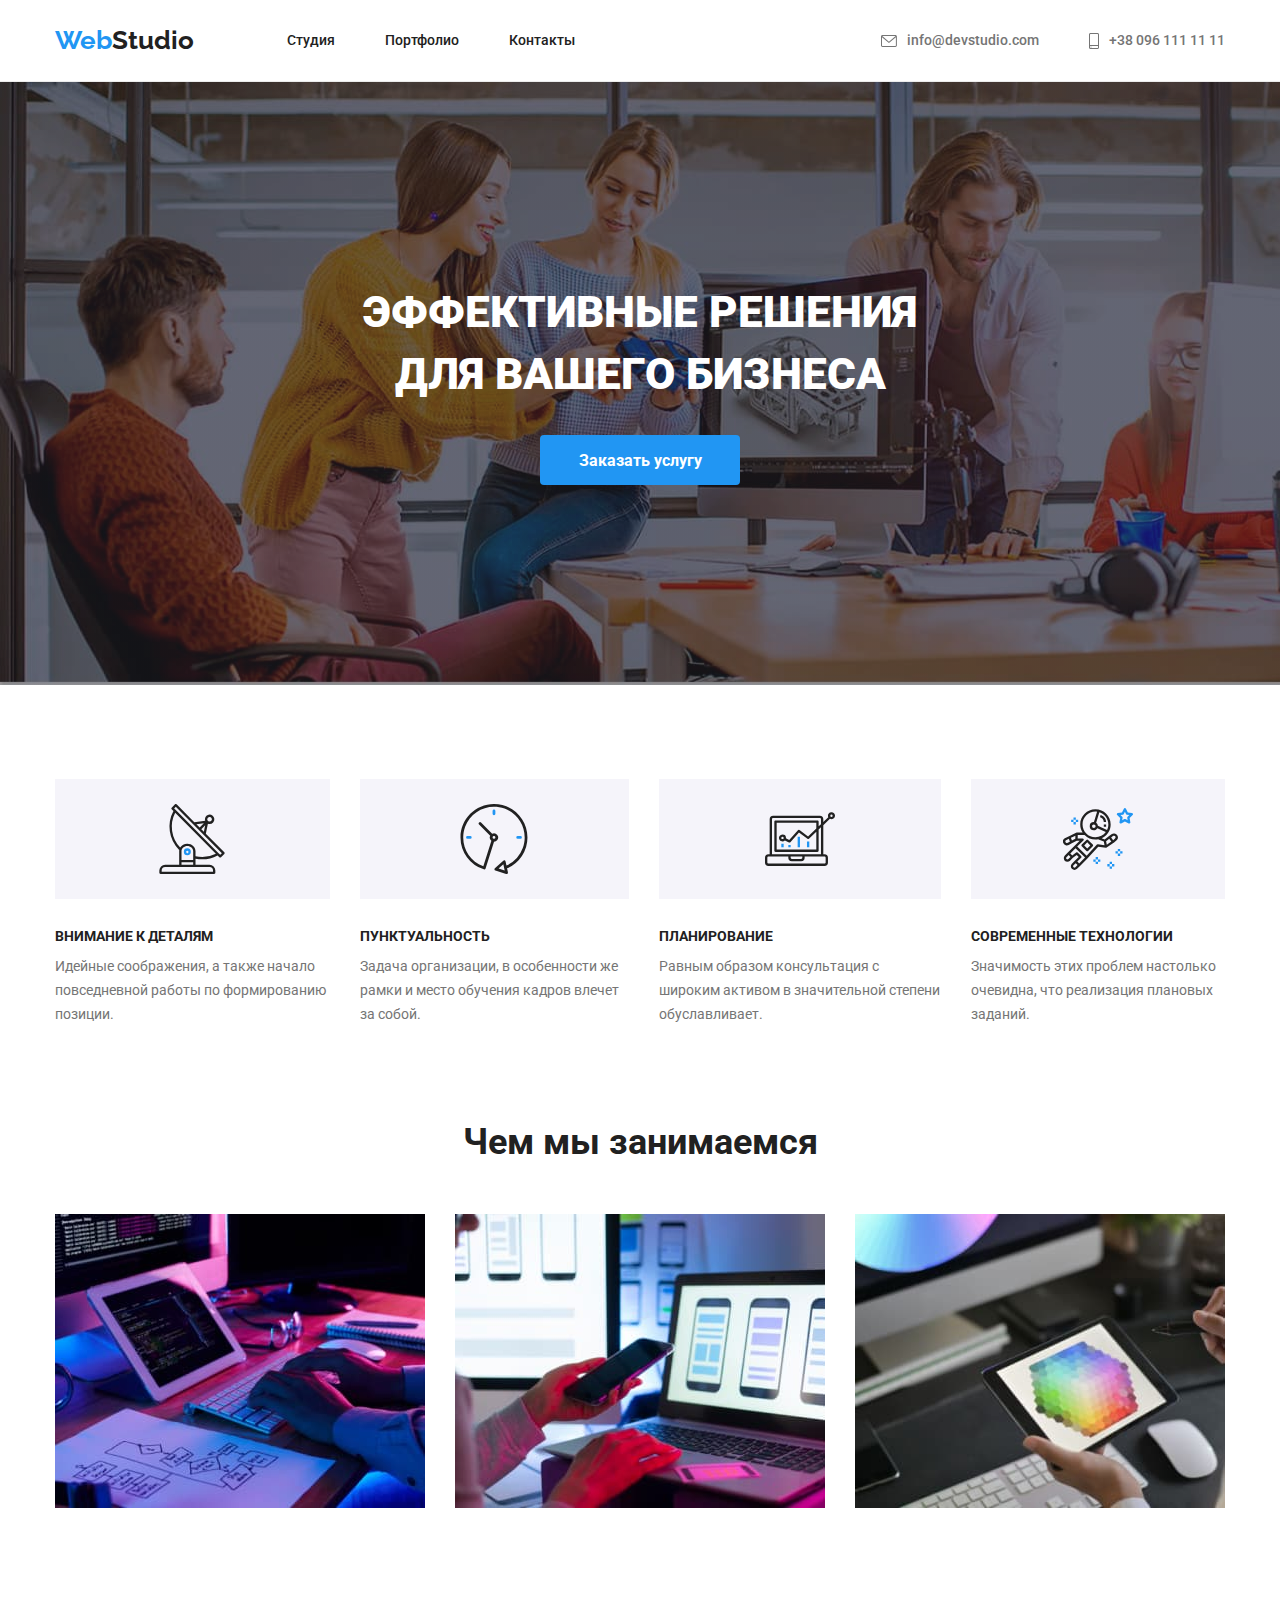
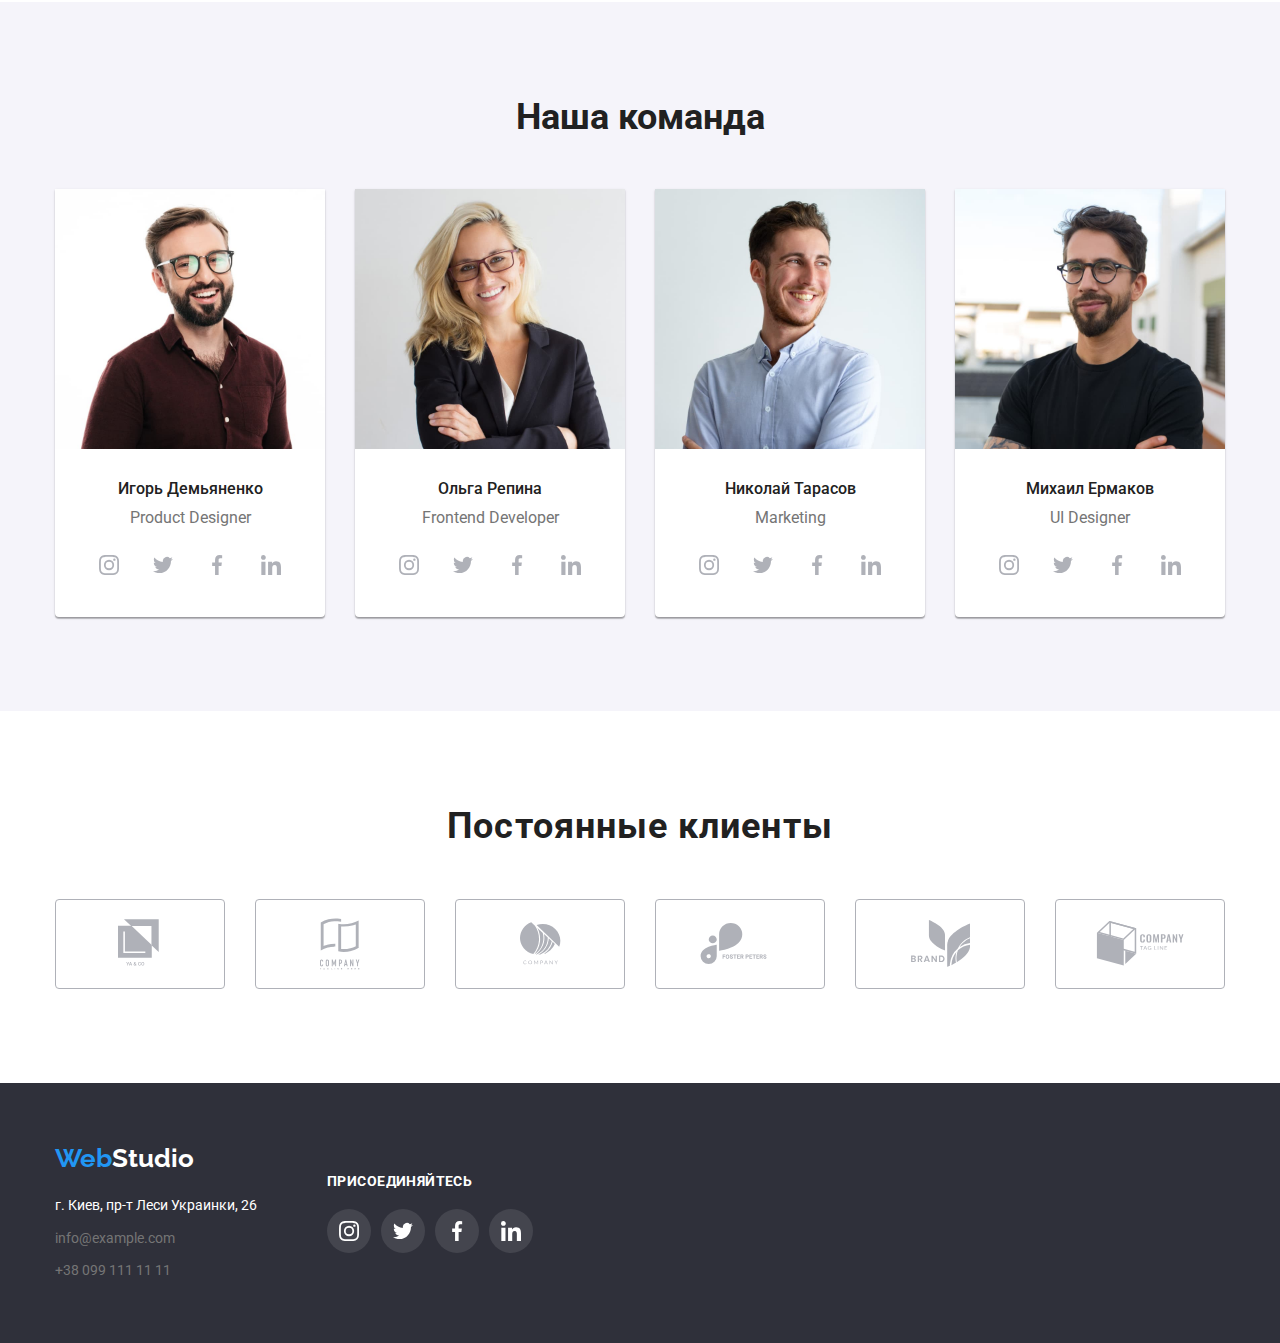
<file: index.html>
<!DOCTYPE html>
<html lang="ru">
  <head>
    <meta charset="UTF-8" />
    <meta name="viewport" content="width=device-width, initial-scale=1.0" />
    <title>WebStudio</title>
    <link
      rel="stylesheet"
      href="https://cdnjs.cloudflare.com/ajax/libs/modern-normalize/1.0.0/modern-normalize.min.css"
    />
    <link
      href="https://fonts.googleapis.com/css2?family=Raleway:wght@700&family=Roboto:wght@400;700&display=swap"
      rel="stylesheet"
    />

    <link rel="stylesheet" href="./css/styles.css" />
  </head>
  <body>
    <!-- header-->
    <header class="header">
      <div class="container">
        <nav class="navigation">
          <a href="index.html" lang="en" class="link-underline logo"
            ><span class="logo-part">Web</span>Studio</a
          >
          <ul class="list header-list">
            <li class="list-item">
              <a href="" class="link-underline list-link">Студия</a>
            </li>
            <li class="list-item">
              <a href="portfolio.html" class="link-underline list-link"
                >Портфолио</a
              >
            </li>
            <li class="list-item">
              <a href="" class="link-underline list-link">Контакты</a>
            </li>
          </ul>
        </nav>
        <address class="address">
          <ul class="list header-address">
            <li class="list-item">
              <a
                href="mailto:info@devstudio.com"
                class="link-underline address-link"
                > <svg class="header-svg"  width="16px" height="12px">
                  <use href="./images/svg/optimized.svg#icon-envelope"></use>
                </svg> info@devstudio.com</a
              >
            </li>
            <li class="list-item">
              <a href="tel:+380961111111" class="link-underline address-link"
                > <svg class="header-svg" width="10px" height="16px">
                  <use href="./images/svg/optimized.svg#icon-smartphone"></use>
                </svg> +38 096 111 11 11</a
              >
            </li>
          </ul>
        </address>
      </div>
    </header>
    <!-- main-->
    <main>
      <!-- ======section with button =========-->
      <section class="main-section">
        <div class="container">
          <h1 class="section-title">
            Эффективные решения<br />
            для вашего бизнеса
          </h1>
          <button type="button" class="button">Заказать услугу</button>
        </div>
      </section>

      <!-- ===========section our qualities =============-->
      <section class="qualities-section">
        <div class="container">
          <h2 hidden class="section-title">our qualities</h2>
          <ul class="list qualities-list">
            <li class="list-item antenna">
              <h3 class="caption">ВНИМАНИЕ К ДЕТАЛЯМ</h3>
              <p class="description qualities-description">
                Идейные соображения, а также начало повседневной работы по
                формированию позиции.
              </p>
            </li>
            <li class="list-item clock">
              <h3 class="caption">ПУНКТУАЛЬНОСТЬ</h3>
              <p class="description qualities-description">
                Задача организации, в особенности же рамки и место обучения
                кадров влечет за собой.
              </p>
            </li>
            <li class="list-item diagram">
              <h3 class="caption">ПЛАНИРОВАНИЕ</h3>
              <p class="description qualities-description">
                Равным образом консультация с широким активом в значительной
                степени обуславливает.
              </p>
            </li>
            <li class="list-item astronaut">
              <h3 class="caption">СОВРЕМЕННЫЕ ТЕХНОЛОГИИ</h3>
              <p class="description qualities-description">
                Значимость этих проблем настолько очевидна, что реализация
                плановых заданий.
              </p>
            </li>
          </ul>
        </div>
      </section>

      <!-- ============our tasks ==============-->

      <section class="tasks-section">
        <div class="container">
          <h2 class="section-title tasks-title">Чем мы занимаемся</h2>
          <ul class="list tasks-list">
            <li class="list-item">
              <img
                src="./images/section-ourtasks/img1.jpg"
                alt="веб-разработка"
                width="370"
                height="294"
              />
            </li>
            <li class="list-item">
              <img
                src="./images/section-ourtasks/img2.jpg"
                alt="адаптируем для
                      мобильных гаджетов"
                width="370"
                height="294"
              />
            </li>
            <li class="list-item">
              <img
                src="./images/section-ourtasks/img3.jpg"
                alt="подбираем лучший
                      дизайн"
                width="370"
                height="294"
              />
            </li>
          </ul>
        </div>
      </section>

      <!-- =========section our team ==========-->

      <section class="team-section">
        <div class="container">
          <h2 class="section-title team-title">Наша команда</h2>
          <ul class="list team-list">
            <li class="team-item">
              <img
                src="./images/section-ourteam/img1.jpg"
                alt="на фото Игорь Демьяненко"
                width="270"
                height="260"
              />
              <h3 class="caption">Игорь Демьяненко</h3>
              <p lang="en" class="description">Product Designer</p>
             <!--socials-->
              <ul class="list team-socials">
                <li class="list-item">
                  <a href="" class="link-underline social-link">
                    <svg class="social-logo" width="20px" height="20px">
                      <use href="./images/svg/optimized.svg#icon-instagram"></use>
                    </svg>
                  </a>
                </li>
                <li class="list-item">
                  <a href="" class="link-underline social-link">
                    <svg class="social-logo" width="20px" height="20px">
                      <use href="./images/svg/optimized.svg#icon-twitter"></use>
                    </svg>
                  </a>
                </li>
                <li class="list-item">
                  <a href="" class="link-underline social-link">
                    <svg class="social-logo" width="20px" height="20px">
                      <use href="./images/svg/optimized.svg#icon-facebook"></use>
                    </svg>
                  </a>
                </li>
                <li class="list-item">
                  <a href="" class="link-underline social-link">
                    <svg class="social-logo" width="20px" height="20px">
                      <use href="./images/svg/optimized.svg#icon-linkedin"></use>
                    </svg>
                  </a>
                </li>
              </ul>
            </li>
            <li class="team-item">
              <img
                src="./images/section-ourteam/img2.jpg"
                alt="на фото Ольга Репина"
                width="270"
                height="260"
              />
              <h3 class="caption">Ольга Репина</h3>
              <p lang="en" class="description">Frontend Developer</p>
              <ul class="list team-socials">
                <li class="list-item">
                  <a href="" class="link-underline social-link">
                    <svg class="social-logo" width="20px" height="20px">
                      <use href="./images/svg/optimized.svg#icon-instagram"></use>
                    </svg>
                  </a>
                </li>
                <li class="list-item">
                  <a href="" class="link-underline social-link">
                    <svg class="social-logo" width="20px" height="20px">
                      <use href="./images/svg/optimized.svg#icon-twitter"></use>
                    </svg>
                  </a>
                </li>
                <li class="list-item">
                  <a href="" class="link-underline social-link">
                    <svg class="social-logo" width="20px" height="20px">
                      <use href="./images/svg/optimized.svg#icon-facebook"></use>
                    </svg>
                  </a>
                </li>
                <li class="list-item">
                  <a href="" class="link-underline social-link">
                    <svg class="social-logo" width="20px" height="20px">
                      <use href="./images/svg/optimized.svg#icon-linkedin"></use>
                    </svg>
                  </a>
                </li>
              </ul>
            </li>
            <li class="team-item">
              <img
                src="./images/section-ourteam/img3.jpg"
                alt="на фото Николай Тарасов"
                width="270"
                height="260"
              />
              <h3 class="caption">Николай Тарасов</h3>
              <p lang="en" class="description">Marketing</p>
              <ul class="list team-socials">
                <li class="list-item">
                  <a href="" class="link-underline social-link">
                    <svg class="social-logo" width="20px" height="20px">
                      <use href="./images/svg/optimized.svg#icon-instagram"></use>
                    </svg>
                  </a>
                </li>
                <li class="list-item">
                  <a href="" class="link-underline social-link">
                    <svg class="social-logo" width="20px" height="20px">
                      <use href="./images/svg/optimized.svg#icon-twitter"></use>
                    </svg>
                  </a>
                </li>
                <li class="list-item">
                  <a href="" class="link-underline social-link">
                    <svg class="social-logo" width="20px" height="20px">
                      <use href="./images/svg/optimized.svg#icon-facebook"></use>
                    </svg>
                  </a>
                </li>
                <li class="list-item">
                  <a href="" class="link-underline social-link">
                    <svg class="social-logo" width="20px" height="20px">
                      <use href="./images/svg/optimized.svg#icon-linkedin"></use>
                    </svg>
                  </a>
                </li>
              </ul>
            </li>
            <li class="team-item">
              <img
                src="./images/section-ourteam/img4.jpg"
                alt="на фото Михаил Ермаков"
                width="270"
                height="260"
              />
              <h3 class="caption">Михаил Ермаков</h3>
              <p lang="en" class="description">UI Designer</p>
              <ul class="list team-socials">
                <li class="list-item">
                  <a href="" class="link-underline social-link">
                    <svg class="social-logo" width="20px" height="20px">
                      <use href="./images/svg/optimized.svg#icon-instagram"></use>
                    </svg>
                  </a>
                </li>
                <li class="list-item">
                  <a href="" class="link-underline social-link">
                    <svg class="social-logo" width="20px" height="20px">
                      <use href="./images/svg/optimized.svg#icon-twitter"></use>
                    </svg>
                  </a>
                </li>
                <li class="list-item">
                  <a href="" class="link-underline social-link">
                    <svg class="social-logo" width="20px" height="20px">
                      <use href="./images/svg/optimized.svg#icon-facebook"></use>
                    </svg>
                  </a>
                </li>
                <li class="list-item">
                  <a href="" class="link-underline social-link">
                    <svg class="social-logo" width="20px" height="20px">
                      <use href="./images/svg/optimized.svg#icon-linkedin"></use>
                    </svg>
                  </a>
                </li>
              </ul>
            </li>
          </ul>
        </div>
      </section>

      <!--      partners  section      -->


<section class="partners-section">
  <div class="container">
    <h2 class="section-title partners-title">Постоянные клиенты</h2>
    <ul class="list partners-list">
      <li class="list-item partners-item">
        <a href="" class=" link-underline partners-link">
          <svg class="icon-client1 partner-logo" width="45px" height="50px">
            <use href="./images/svg/optimized.svg#icon-client1"></use>
          </svg>
        </a>
      </li>
      <li class="list-item partners-item">
        <a href="" class=" link-underline partners-link">
          <svg class="partner-logo" width="40px" height="52px">
            <use href="./images/svg/optimized.svg#icon-client2"></use>
          </svg>
        </a>
      </li>
      <li class="list-item partners-item">
        <a href="" class=" link-underline partners-link">
          <svg class="partner-logo" width="41px" height="43px">
            <use href="./images/svg/optimized.svg#icon-client3"></use>
          </svg>
        </a>
      </li>
      <li class="list-item partners-item">
        <a href="" class=" link-underline partners-link">
          <svg class="partner-logo" width="80px" height="42px">
            <use href="./images/svg/optimized.svg#icon-client4"></use>
          </svg>
        </a>
      </li>
      <li class="list-item partners-item">
        <a href="" class=" link-underline partners-link">
          <svg class="partner-logo" width="59px" height="47px">
            <use href="./images/svg/optimized.svg#icon-client5"></use>
          </svg>
        </a>
      </li>
      <li class="list-item partners-item">
        <a href="" class=" link-underline partners-link">
          <svg class="partner-logo" width="89px" height="45px">
            <use href="./images/svg/optimized.svg#icon-client6"></use>
          </svg>
        </a>
      </li>
    </ul>
  </div>
</section>
    <!--=======footer=========-->

    <footer class="footer">
      <div class="container">
       <div class="footer-nav">
          <a href="index.html" lang="en" class="link-underline logo"><span class="logo-part">Web</span>Studio</a>
          <address class="address">
            <ul class="list footer-list">
              <li class="list-item">
                <a href="https://goo.gl/maps/ka6gXYY2GY19vVcMA" target="_blank" class="link-underline location">г. Киев, пр-т Леси
                  Украинки, 26</a>
              </li>
              <li class="list-item">
                <a href="mailto:info@example.com" class="link-underline mail">info@example.com</a>
              </li>
              <li class="list-item">
                <a href="tel:+380991111111" class="link-underline phone-number">+38 099 111 11 11</a>
              </li>
            </ul>
          </address>
       </div>
       <div class="footer-links">
         <p class="caption">ПРИСОЕДИНЯЙТЕСЬ</p>
         <ul class="list links-list">
           <li class="links-items">
             <a href="" class="link-underline links">
                <svg class="link-logo" width="20px" height="20px">
               <use href="./images/svg/optimized.svg#icon-f-instagram"></use>
             </svg></a>
            </li>
           <li class="links-items">
             <a href="" class="link-underline links">
                <svg class="link-logo" width="20px" height="20px">
               <use href="./images/svg/optimized.svg#icon-f-twitter"></use>
             </svg></a>
            </li>
           <li class="links-items">
             <a href="" class=" link-underline links">
                <svg class="link-logo" width="20px" height="20px">
               <use href="./images/svg/optimized.svg#icon-f-facebook"></use>
             </svg></a>
            </li>
           <li class="links-items">
             <a href="" class=" link-underline links">
                <svg class="link-logo" width="20px" height="20px">
               <use href="./images/svg/optimized.svg#icon-f-linkedin"></use>
             </svg></a>
            </li>
         </ul>
       </div>
      </div>
    </footer>
  </body>
</html>
</file>
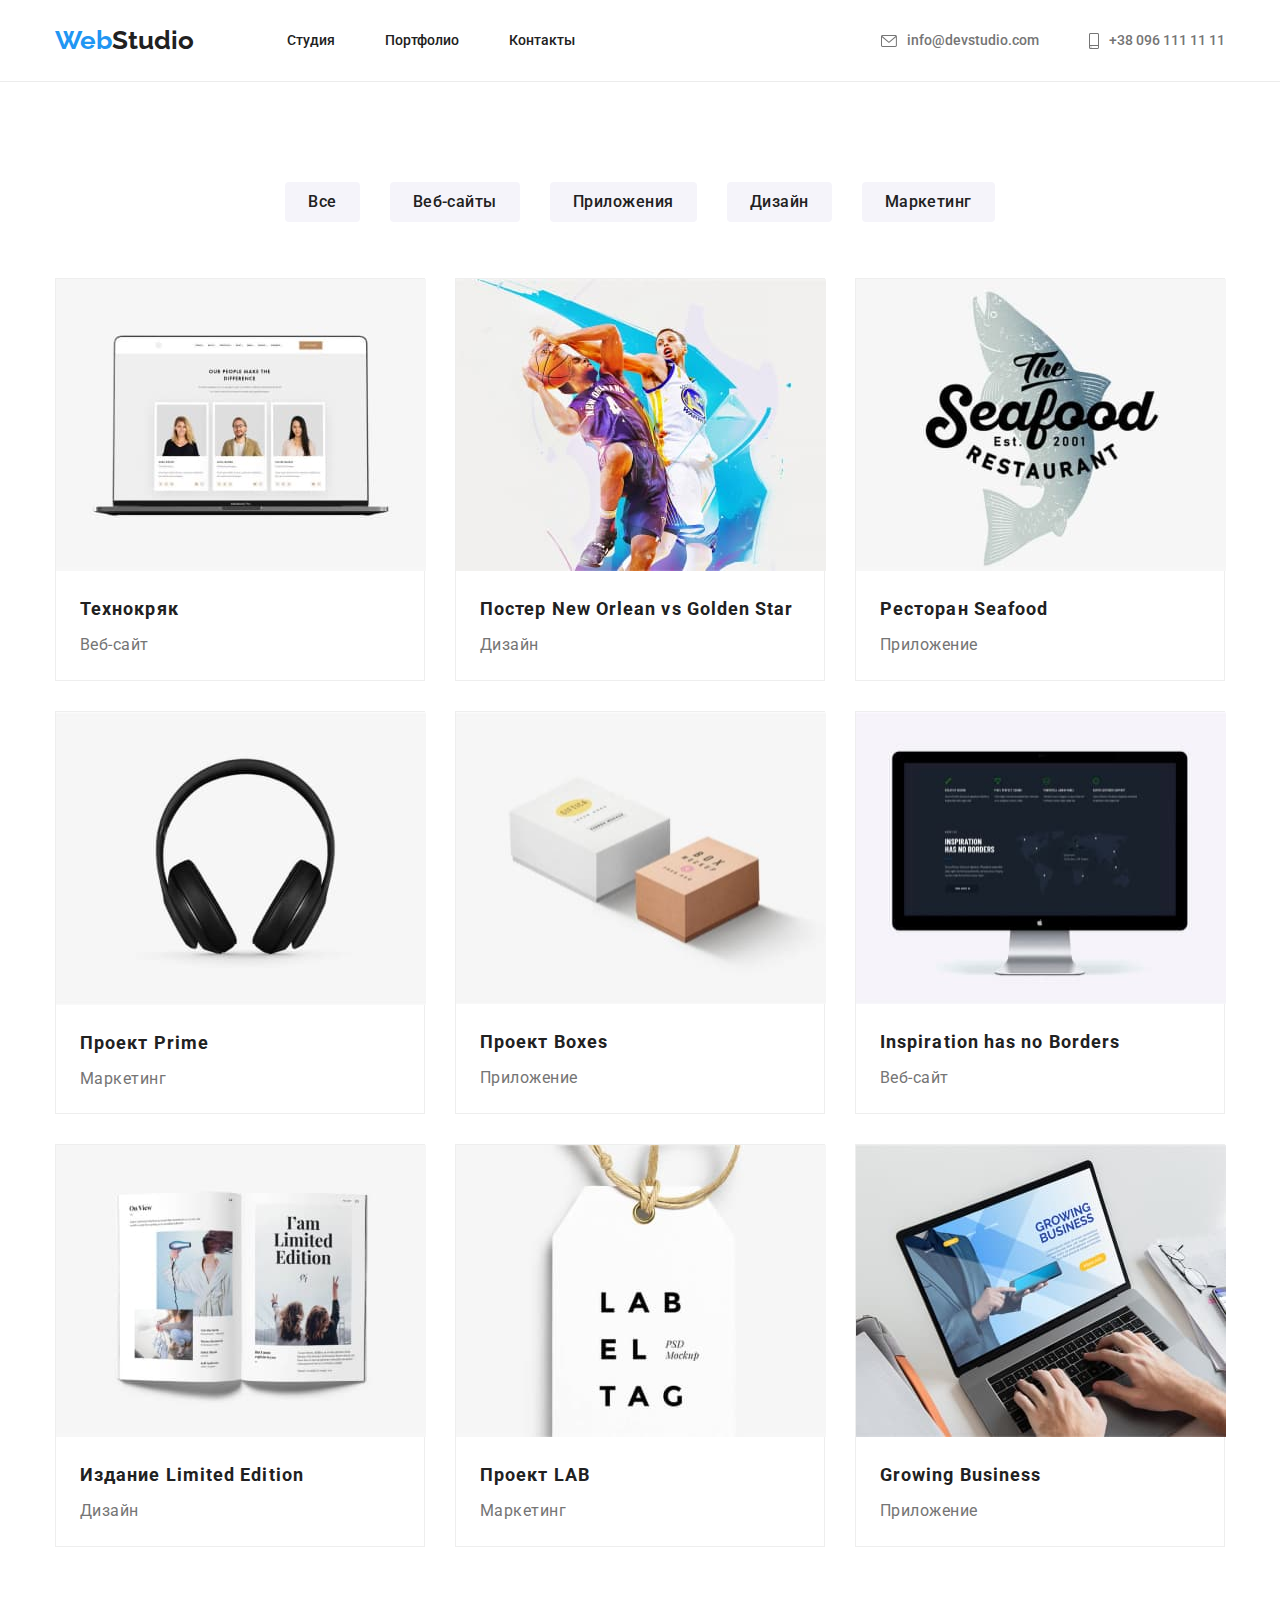
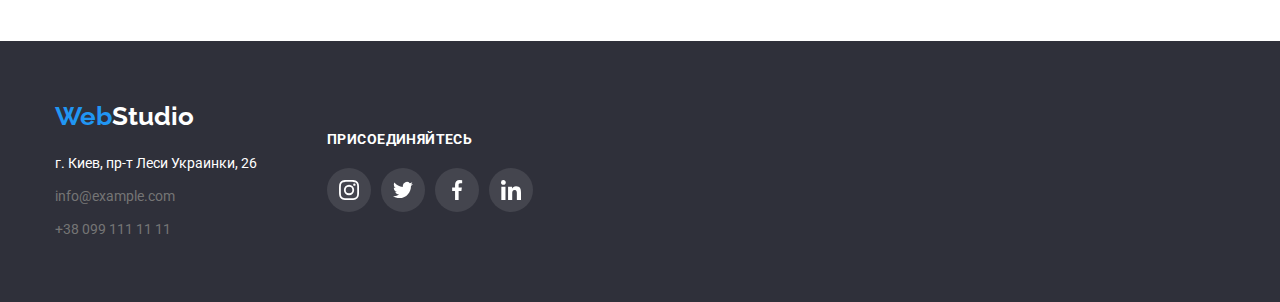
<file: portfolio.html>
<!DOCTYPE html>
<html lang="ru">
  <!--head-->
  <head>
    <meta charset="UTF-8" />
    <meta name="viewport" content="width=device-width, initial-scale=1.0" />
    <title>Portfolio</title>
    <link
      rel="stylesheet"
      href="https://cdnjs.cloudflare.com/ajax/libs/modern-normalize/1.0.0/modern-normalize.min.css"
    />
    <link
      href="https://fonts.googleapis.com/css2?family=Raleway:wght@700&family=Roboto:wght@400;700&display=swap"
      rel="stylesheet"
    />
    <link rel="stylesheet" href="./css/styles.css" />
  </head>
  <!--body-->
  <body>
    <!--header-->
    <header class="header">
      <div class="container">
        <nav class="navigation">
          <a href="index.html" lang="en" class="link-underline logo"
            ><span class="logo-part">Web</span>Studio</a
          >
          <ul class="list header-list">
            <li class="list-item">
              <a href="./index.html" class="link-underline list-link">Студия</a>
            </li>
            <li class="list-item">
              <a href="portfolio.html" class="link-underline list-link"
                >Портфолио</a
              >
            </li>
            <li class="list-item">
              <a href="" class="link-underline list-link">Контакты</a>
            </li>
          </ul>
        </nav>
        <address class="address">
          <ul class="list header-address">
            <li class="list-item">
              <a
                href="mailto:info@devstudio.com"
                class="link-underline address-link"
              >
                <svg class="header-svg" width="16px" height="12px">
                  <use href="./images/svg/optimized.svg#icon-envelope"></use>
                </svg>
                info@devstudio.com</a
              >
            </li>
            <li class="list-item">
              <a href="tel:+380961111111" class="link-underline address-link">
                <svg class="header-svg" width="10px" height="16px">
                  <use href="./images/svg/optimized.svg#icon-smartphone"></use>
                </svg>
                +38 096 111 11 11</a
              >
            </li>
          </ul>
        </address>
      </div>
    </header>
    <!--===========main==============-->
    <main>
      <!--====portfolio section=====-->
      <section class="portfolio-main">
        <div class="container">
          <h1 hidden>portfolio</h1>
          <!--part with buttons-->
          <ul class="list filter-list">
            <li class="list-item">
              <button type="button" class="filter-button">
                <span> Все </span>
              </button>
            </li>
            <li class="list-item">
              <button type="button" class="filter-button">
                <span> Веб-сайты </span>
              </button>
            </li>
            <li class="list-item">
              <button type="button" class="filter-button">
                <span>Приложения</span>
              </button>
            </li>
            <li class="list-item">
              <button type="button" class="filter-button">
                <span>Дизайн</span>
              </button>
            </li>
            <li class="list-item">
              <button type="button" class="filter-button">
                <span>Маркетинг</span>
              </button>
            </li>
          </ul>
          <!--part with pictures-->

          <ul class="list portfolio-gallery">
            <li class="list-item">
              <a href="" class="link-underline">
                <img
                  src="./images/potfolio-images/img1.jpg"
                  alt="Технокряк"
                  width="370"
                  height="292"
                />
                <h2 class="gallery-subtitle">Технокряк</h2>
                <p class="gallery-description">Веб-сайт</p>
              </a>
            </li>
            <li class="list-item">
              <a href="" class="link-underline">
                <img
                  src="./images/potfolio-images/img2.jpg"
                  alt="Постер с представителями команд"
                  width="370"
                  height="292"
                />
                <h2 class="gallery-subtitle">
                  Постер<span lang="en"> New Orlean vs Golden Star</span>
                </h2>
                <p class="gallery-description">Дизайн</p>
              </a>
            </li>
            <li class="list-item">
              <a href="" class="link-underline"
                ><img
                  src="./images/potfolio-images/img3.jpg"
                  alt="Логотип ресторана"
                  width="370"
                  height="292"
                />
                <h2 class="gallery-subtitle">
                  Ресторан <span lang="en">Seafood</span>
                </h2>
                <p class="gallery-description">Приложение</p>
              </a>
            </li>
            <li class="list-item">
              <a href="" class="link-underline"
                ><img
                  src="./images/potfolio-images/img4.jpg"
                  alt="Наушники"
                  width="370"
                  height="293"
                />
                <h2 class="gallery-subtitle">
                  Проект <span lang="en">Prime</span>
                </h2>
                <p class="gallery-description">Маркетинг</p>
              </a>
            </li>
            <li class="list-item">
              <a href="" class="link-underline">
                <img
                  src="./images/potfolio-images/img5.jpg"
                  alt="Коробки"
                  width="370"
                  height="292"
                />
                <h2 class="gallery-subtitle">
                  Проект <span lang="en">Boxes</span>
                </h2>
                <p class="gallery-description">Приложение</p>
              </a>
            </li>
            <li class="list-item">
              <a href="" class="link-underline"
                ><img
                  src="./images/potfolio-images/img6.jpg"
                  alt="Изображение сайта"
                  width="370"
                  height="292"
                />
                <h2 class="gallery-subtitle">
                  <span lang="en">Inspiration has no Borders</span>
                </h2>
                <p class="gallery-description">Веб-сайт</p>
              </a>
            </li>
            <li class="list-item">
              <a href="" class="link-underline"
                ><img
                  src="./images/potfolio-images/img7.jpg"
                  alt="Изображение журнала"
                  width="370"
                  height="292"
                />
                <h2 class="gallery-subtitle">
                  Издание <span lang="en">Limited Edition</span>
                </h2>
                <p class="gallery-description">Дизайн</p>
              </a>
            </li>
            <li class="list-item">
              <a href="" class="link-underline"
                ><img
                  src="./images/potfolio-images/img8.jpg"
                  alt="Изображение бирки с логотипом"
                  width="370"
                  height="292"
                />
                <h2 class="gallery-subtitle">
                  Проект <span lang="en">LAB</span>
                </h2>
                <p class="gallery-description">Маркетинг</p>
              </a>
            </li>
            <li class="list-item">
              <a href="gallery-subtitle" class="link-underline"
                ><img
                  src="./images/potfolio-images/img9.jpg"
                  alt="Работа за компьютером"
                  width="370"
                  height="292"
                />
                <h2 class="gallery-subtitle">
                  <span lang="en">Growing Business</span>
                </h2>
                <p class="gallery-description">Приложение</p>
              </a>
            </li>
          </ul>
        </div>
      </section>
    </main>
    <!--==========footer=============-->
    <footer class="footer">
      <div class="container">
        <div class="footer-nav">
          <a href="index.html" lang="en" class="link-underline logo"
            ><span class="logo-part">Web</span>Studio</a
          >
          <address class="address">
            <ul class="list footer-list">
              <li class="list-item">
                <a
                  href="https://goo.gl/maps/ka6gXYY2GY19vVcMA"
                  target="_blank"
                  class="link-underline location"
                  >г. Киев, пр-т Леси Украинки, 26</a
                >
              </li>
              <li class="list-item">
                <a href="mailto:info@example.com" class="link-underline mail"
                  >info@example.com</a
                >
              </li>
              <li class="list-item">
                <a href="tel:+380991111111" class="link-underline phone-number"
                  >+38 099 111 11 11</a
                >
              </li>
            </ul>
          </address>
        </div>
        <div class="footer-links">
          <p class="caption">ПРИСОЕДИНЯЙТЕСЬ</p>
          <ul class="list links-list">
            <li class="links-items">
              <a href="" class="link-underline links">
                <svg class="link-logo" width="20px" height="20px">
                  <use
                    href="./images/svg/optimized.svg#icon-f-instagram"
                  ></use></svg
              ></a>
            </li>
            <li class="links-items">
              <a href="" class="link-underline links">
                <svg class="link-logo" width="20px" height="20px">
                  <use
                    href="./images/svg/optimized.svg#icon-f-twitter"
                  ></use></svg
              ></a>
            </li>
            <li class="links-items">
              <a href="" class="link-underline links">
                <svg class="link-logo" width="20px" height="20px">
                  <use
                    href="./images/svg/optimized.svg#icon-f-facebook"
                  ></use></svg
              ></a>
            </li>
            <li class="links-items">
              <a href="" class="link-underline links">
                <svg class="link-logo" width="20px" height="20px">
                  <use
                    href="./images/svg/optimized.svg#icon-f-linkedin"
                  ></use></svg
              ></a>
            </li>
          </ul>
        </div>
      </div>
    </footer>
  </body>
</html>
</file>
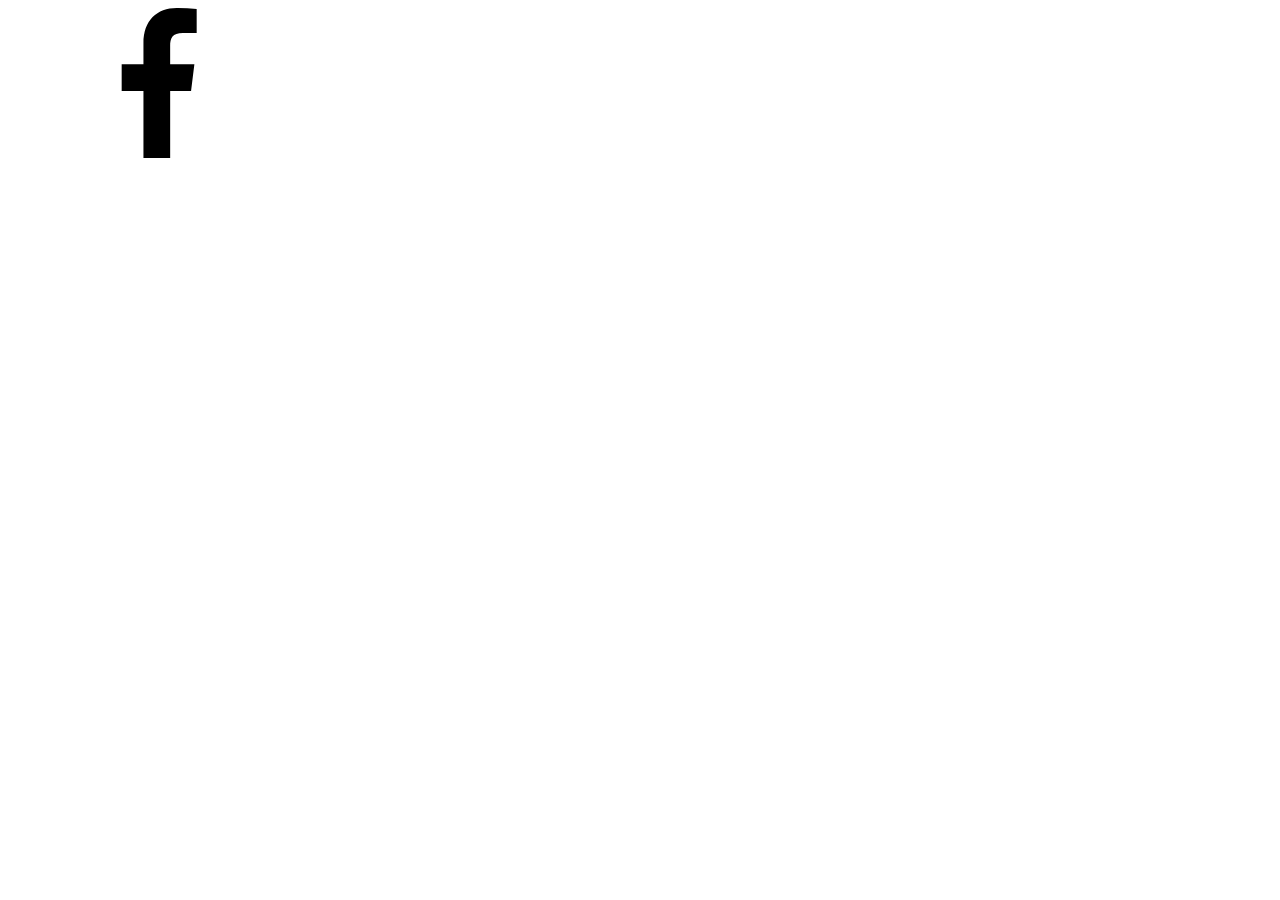
<file: test.html>
<!DOCTYPE html>
<html lang="en">
  <head>
    <meta charset="UTF-8" />
    <meta name="viewport" content="width=device-width, initial-scale=1.0" />
    <title>Document</title>
  </head>
  <body>
    <div class="test">
      <svg>
        <use href="./images/svg/optimized.svg#icon-facebook"></use>
      </svg>
    </div>
  </body>
</html>
</file>
<file: css/styles.css>
/*
pallete
text:
main color - color: #212121;
secondary color - color: #757575;
back colors:
white - #FFFFFF;
dark - #2F303A;
grey - #F5F4FA;
interactive elements: #2196F3 ;
hover/focus - #F5F4FA;
address - #757575;

*/
*,
*::before,
*::after {
  margin: 0;
  padding: 0;
}
:root {
  --main-titles-color: #212121;
  --secondary-titles-color: #757575;
  --third-title-color: #ffffff;
  --background-main: #ffffff;
  --dark-background: #2f303a;
  --grey-background: #f5f4fa;
  --interactive-elements: #2196f3;
  --address: #757575;
  --svg-main: #afb1b8;
  --svg-secondary: #ffffff;
  --svg-bgc: #ffffff 10%;
  --svg-accent: #2196f3;
  --borders: #afb1b8;
  --borders-accent: #2196f3;
}
/*=======!!!!!!global styles!!!!!!=======*/
body {
  color: var(--main-titles-color);
  background-color: var(--background-main);

  font-family: Roboto, sans-serif;
  font-style: normal;
}
.section-title {
  color: var(--main-titles-color);
}
.description {
  color: var(--secondary-titles-color);
}

/*=======обнуление встроенных стилей для списков/ссылок===========*/
.list {
  list-style: none;
}
.link-underline {
  text-decoration: none;
}
img {
  display: block;
}
/*logo*/
.logo {
  color: var(--main-titles-color);

  font-family: Raleway, sans-serif;

  font-weight: bold;
  font-size: 26px;
  line-height: 1.2;
}
.logo-part {
  color: var(--interactive-elements);
}
/*======header text/color=========*/

.header {
  background-color: var(--background-main);
  border-bottom-width: 1px;
  border-bottom-style: solid;
  border-bottom-color: #ececec;
}

.header-list .list-link {
  color: var(--main-titles-color);

  font-weight: 500;
  font-size: 14px;
  line-height: 1.14;
}
.header-address .address-link {
  color: var(--address);

  font-style: normal;
  font-weight: 500;
  font-size: 14px;
  line-height: 1.14;
}
/*header interactive*/
.header-list .list-link:hover,
.header-list .list-link:focus,
.header-address .address-link:hover,
.header-address .address-link:focus {
  color: var(--interactive-elements);
}
/*main*/
/*main-section*/
.main-section {
  background-color: var(--dark-background);
  background-image: linear-gradient(
      to right,
      rgba(47, 48, 58, 0.4),
      rgba(47, 48, 58, 0.4)
    ),
    url(../images/section-main/bg-img.jpg);
}
.main-section .section-title {
  color: var(--third-title-color);

  font-weight: 900;
  font-size: 44px;
  line-height: 1.4;
  text-align: center;
  text-transform: uppercase;
}
.main-section .button {
  background-color: var(--interactive-elements);
  color: var(--third-title-color);

  font-family: Roboto, sans-serif;
  font-style: normal;
  font-weight: bold;
  font-size: 16px;
  line-height: 1.9;

  border: 1px solid transparent;
  border-radius: 4px;

  min-width: 200px;
  height: 50px;

  text-align: center;
  display: block;

  padding: 10px 32px;
  margin-top: 30px;
}
/*qualities section*/
.qualities-section {
  background-color: var(--background-main);
}

.qualities-list .list-item::before {
  content: "";
  display: block;

  height: 120px;
  background-color: var(--grey-background);
  margin-bottom: 30px;
}
.antenna::before {
  background-image: url(../images/svg/qualities/antenna.svg);

  background-repeat: no-repeat;
  background-position: center;
}
.clock::before {
  background-image: url(../images/svg/qualities/clock.svg);

  background-repeat: no-repeat;
  background-position: center;
}
.diagram::before {
  background-image: url(../images/svg/qualities/diagram.svg);

  background-repeat: no-repeat;
  background-position: center;
}
.astronaut::before {
  background-image: url(../images/svg/qualities/astronaut.svg);

  background-repeat: no-repeat;
  background-position: center;
}
.qualities-list .caption {
  color: var(--main-titles-color);

  font-weight: bold;
  font-size: 14px;
  line-height: 1.14;
  text-transform: uppercase;
}
.qualities-list .qualities-description {
  color: var(--secondary-titles-color);

  font-size: 14px;
  line-height: 1.7;
}
/*tasks section*/

.tasks-section {
  background-color: var(--background-main);
}
.tasks-title {
  color: var(--main-titles-color);

  font-weight: bold;
  font-size: 36px;
  line-height: 1.2;
  text-align: center;
}
/*team section*/

.team-section {
  background-color: var(--grey-background);
  padding-bottom: 94px;
}
.team-list .team-item {
  background-color: var(--background-main);
}
.team-title {
  color: var(--main-titles-color);

  font-weight: bold;
  font-size: 36px;
  line-height: 1.2;
  text-align: center;
}
.team-section .caption {
  color: var(--main-titles-color);

  font-weight: 500;
  font-size: 16px;
  line-height: 1.2;
}
.team-section .description {
  color: var(--secondary-titles-color);

  font-size: 16px;
  line-height: 1.2;
}
.team-list .team-item {
  box-shadow: 0 1px 3px rgba(0, 0, 0, 0.12), 0 1px 1px rgba(0, 0, 0, 0.14),
    0 2px 1px rgba(0, 0, 0, 0.2);
  border-radius: 0 0 4px 4px;
}

/*partners-section*/
.partners-section {
  background-color: var(--background-main);
}

.partners-title {
  color: var(--main-titles-color);

  font-weight: bold;
  font-size: 36px;
  line-height: 1.2;
  text-align: center;
  letter-spacing: 0.03em;
}
.partners-item {
  border-style: none;
}
.partners-link {
  border: 1px solid var(--borders);
  border-radius: 4px;
}

/*footer*/
.footer {
  background-color: var(--dark-background);
}
.footer .logo {
  color: var(--third-title-color);

  font-family: Raleway, sans-serif;
  font-style: normal;
  font-weight: bold;
  font-size: 26px;
  line-height: 1.2;
}
.footer-list .location {
  color: var(--third-title-color);

  font-style: normal;
  font-size: 14px;
  line-height: 1.7;
}
.footer-list .mail,
.phone-number {
  color: var(--address);

  font-style: normal;
  font-size: 14px;
  line-height: 1.7;
}
.footer-links .caption {
  color: var(--third-title-color);

  font-weight: bold;
  font-size: 14px;
  line-height: 1.2;
  letter-spacing: 0.03em;
  text-transform: uppercase;
}
/****portfolio color/text decoration****/

/* ======   filter   ======== */
.portfolio-main {
  background-color: var(--background-main);

  padding-top: 100px;
  padding-bottom: 94px;
}
.filter-list .filter-button {
  background-color: var(--grey-background);
  color: var(--main-titles-color);

  border-radius: 4px;
  border: 1px solid transparent;

  padding: 6px 22px;

  font-family: Roboto, sans-serif;
  font-style: normal;
  font-weight: 500;
  font-size: 16px;
  line-height: 1.6;

  text-align: center;
  letter-spacing: 0.03em;
}
.filter-list .filter-button:hover,
.filter-button:focus {
  color: var(--third-title-color);
  background-color: var(--interactive-elements);
}

/* ===== gallery ===== */
.portfolio-gallery .list-item {
  background-color: var(--background-main);

  max-width: 370px;
  border: 1px solid #eeeeee;
}
.portfolio-gallery .list-item:hover {
  box-shadow: 0px 1px 1px rgba(0, 0, 0, 0.12), 0px 4px 4px rgba(0, 0, 0, 0.06),
    1px 4px 6px rgba(0, 0, 0, 0.16);
}
.portfolio-gallery .gallery-subtitle {
  color: var(--main-titles-color);

  font-weight: bold;
  font-size: 18px;
  line-height: 2;

  letter-spacing: 0.06em;
}
.portfolio-gallery .gallery-description {
  color: var(--secondary-titles-color);

  font-size: 16px;
  line-height: 1.8;

  letter-spacing: 0.03em;
}

/* --------------------content directions ------------------*/

/* === main === */
/*common*/
.container {
  width: 1200px;
  padding: 0 15px;
  margin: 0 auto;
}
/*header*/
.header {
  max-width: 1600px;
  margin-right: auto;
  margin-left: auto;
}
.header .container {
  display: flex;
  align-items: center;
  padding: 25px 15px;
}

.header .navigation {
  display: flex;
  align-items: center;
}
.header .logo {
  margin-right: 93px;
}
.header .header-list {
  display: flex;
}
.header .list-item {
  margin-right: 50px;
}
.header .list-item:last-child {
  margin-right: 0;
}
.header .header-address {
  display: flex;
}

.header-address .address-link {
  display: flex;
  align-items: center;
  justify-content: center;
}
.header .address {
  margin-left: auto;
}
.header-svg {
  margin-right: 10px;
}
/*===========main================*/

/*section with button*/
.main-section {
  padding-top: 200px;
  padding-bottom: 200px;
  max-width: 1600px;
  margin-right: auto;
  margin-left: auto;
}
.main-section .container {
  display: flex;
  flex-direction: column;
  align-items: center;
}

/*section our qualities*/
.qualities-section {
  padding-top: 94px;
  max-width: 1600px;
  margin-right: auto;
  margin-left: auto;
}

.qualities-section .qualities-list {
  display: flex;
}
/*.qualities-section .list-item {
  margin-top: 94px;}*/

.qualities-section .list-item:not(:last-child) {
  margin-right: 30px;
}

.qualities-section .qualities-description {
  margin-top: 10px;
}

/*section our tasks*/
.tasks-section {
  max-width: 1600px;
  padding-top: 94px;
  padding-bottom: 94px;
  margin-right: auto;
  margin-left: auto;
}
.tasks-section .tasks-list {
  display: flex;
}

.tasks-section .tasks-list {
  margin-top: 50px;
}
.tasks-section .list-item:not(:last-child) {
  margin-right: 30px;
}

/*section our team*/

.team-section {
  max-width: 1600px;
  padding-top: 94px;
  padding-bottom: 94px;
  margin-right: auto;
  margin-left: auto;
}
.team-section .team-list {
  display: flex;
}

.team-section .team-list {
  margin-top: 50px;
}

.team-list .team-item:not(:last-child) {
  margin-right: 30px;
}
.team-section .caption {
  text-align: center;

  margin-top: 30px;
}
.team-section .description {
  text-align: center;

  margin-top: 10px;
}
.team-section .team-socials {
  display: flex;
  justify-content: center;
  align-items: center;
  margin-top: 16px;
  margin-bottom: 30px;
}
.team-socials .list-item {
  display: flex;
  justify-content: center;
  align-items: center;
  width: 44px;
  height: 44px;
  border-radius: 50%;
  background-color: var(--background-main);
}
.team-socials .social-link {
  display: flex;
  justify-content: center;
  align-items: center;
  width: 44px;
  height: 44px;
  border-radius: 50%;
  background-color: var(--background-main);
}
.team-socials .list-item:not(:last-child) {
  margin-right: 10px;
}
/*===partners  section ====*/
.partners-section {
  max-width: 1600px;
  padding-top: 94px;
  padding-bottom: 94px;
  margin-right: auto;
  margin-left: auto;
}
.partners-list {
  display: flex;
  justify-content: space-between;
  max-width: 1600px;
  margin-top: 50px;
}
.partners-list .partners-link {
  display: flex;
  justify-content: center;
  align-items: center;
  width: 170px;
  height: 90px;
}

/*-----======footer=====------*/
.footer {
  max-width: 1600px;
  padding-top: 60px;
  padding-bottom: 60px;
  margin-right: auto;
  margin-left: auto;
}
.footer .container {
  display: flex;
  align-items: center;
}
.footer .address {
  margin-top: 20px;
}
.footer .list-item {
  margin-top: 9px;
}
.footer-links .links-list {
  display: flex;
  justify-content: space-between;
}
.footer-nav {
  margin-right: 70px;
}
.footer-links .links-list {
  margin-top: 20px;
}
.footer-links .links-items:not(:last-child) {
  margin-right: 10px;
}
.footer-links .links {
  display: flex;
  justify-content: center;
  align-items: center;
  width: 44px;
  height: 44px;
  border-radius: 50%;
  background-color: rgba(255, 255, 255, 0.1);
}
/*==========PORTFOLIO ITEMS DIRECTION=======*/
.portfolio-main {
  max-width: 1600px;
  margin-right: auto;
  margin-left: auto;
}
.portfolio-main .filter-list {
  display: flex;
  justify-content: center;
  align-items: center;
}
.filter-list .list-item:not(:last-child) {
  margin-right: 30px;
}

.portfolio-main .portfolio-gallery {
  display: flex;
  flex-wrap: wrap;

  margin-top: 56px;
}
.portfolio-gallery .list-item {
  padding-bottom: 20px;
}

.portfolio-gallery .list-item:not(:nth-child(3n)) {
  margin-right: 30px;
}

.portfolio-gallery .list-item:nth-child(n + 4) {
  margin-top: 30px;
}
.portfolio-gallery .gallery-subtitle {
  margin-top: 20px;
  margin-left: 24px;
}
.portfolio-gallery .gallery-description {
  margin-top: 4px;
  margin-left: 24px;
}

/*!!!!!!!!!!!svg!!!!!!!*/
/*header*/
.header-svg {
  fill: var(--address);
}
.header-address .address-link:hover .header-svg,
.header-address .address-link:focus .header-svg {
  fill: var(--svg-accent);
}

/* partner section*/
.partner-logo {
  fill: var(--svg-main);
}
.partners-link:hover .partner-logo,
.partners-link:focus .partner-logo {
  fill: var(--svg-accent);
}
.partners-link:hover,
.partners-link:focus {
  border: 1px solid var(--borders-accent);
}

/*footer*/
.footer-links .link-logo {
  fill: var(--svg-main);
}

.footer-links .links:hover,
.footer-links .links:focus {
  background-color: var(--interactive-elements);
}
.team-socials .social-logo {
  fill: var(--svg-main);
}
.team-socials .social-link:hover {
  background-color: var(--interactive-elements);
}
.social-link:hover .social-logo {
  fill: var(--svg-secondary);
}
</file>
